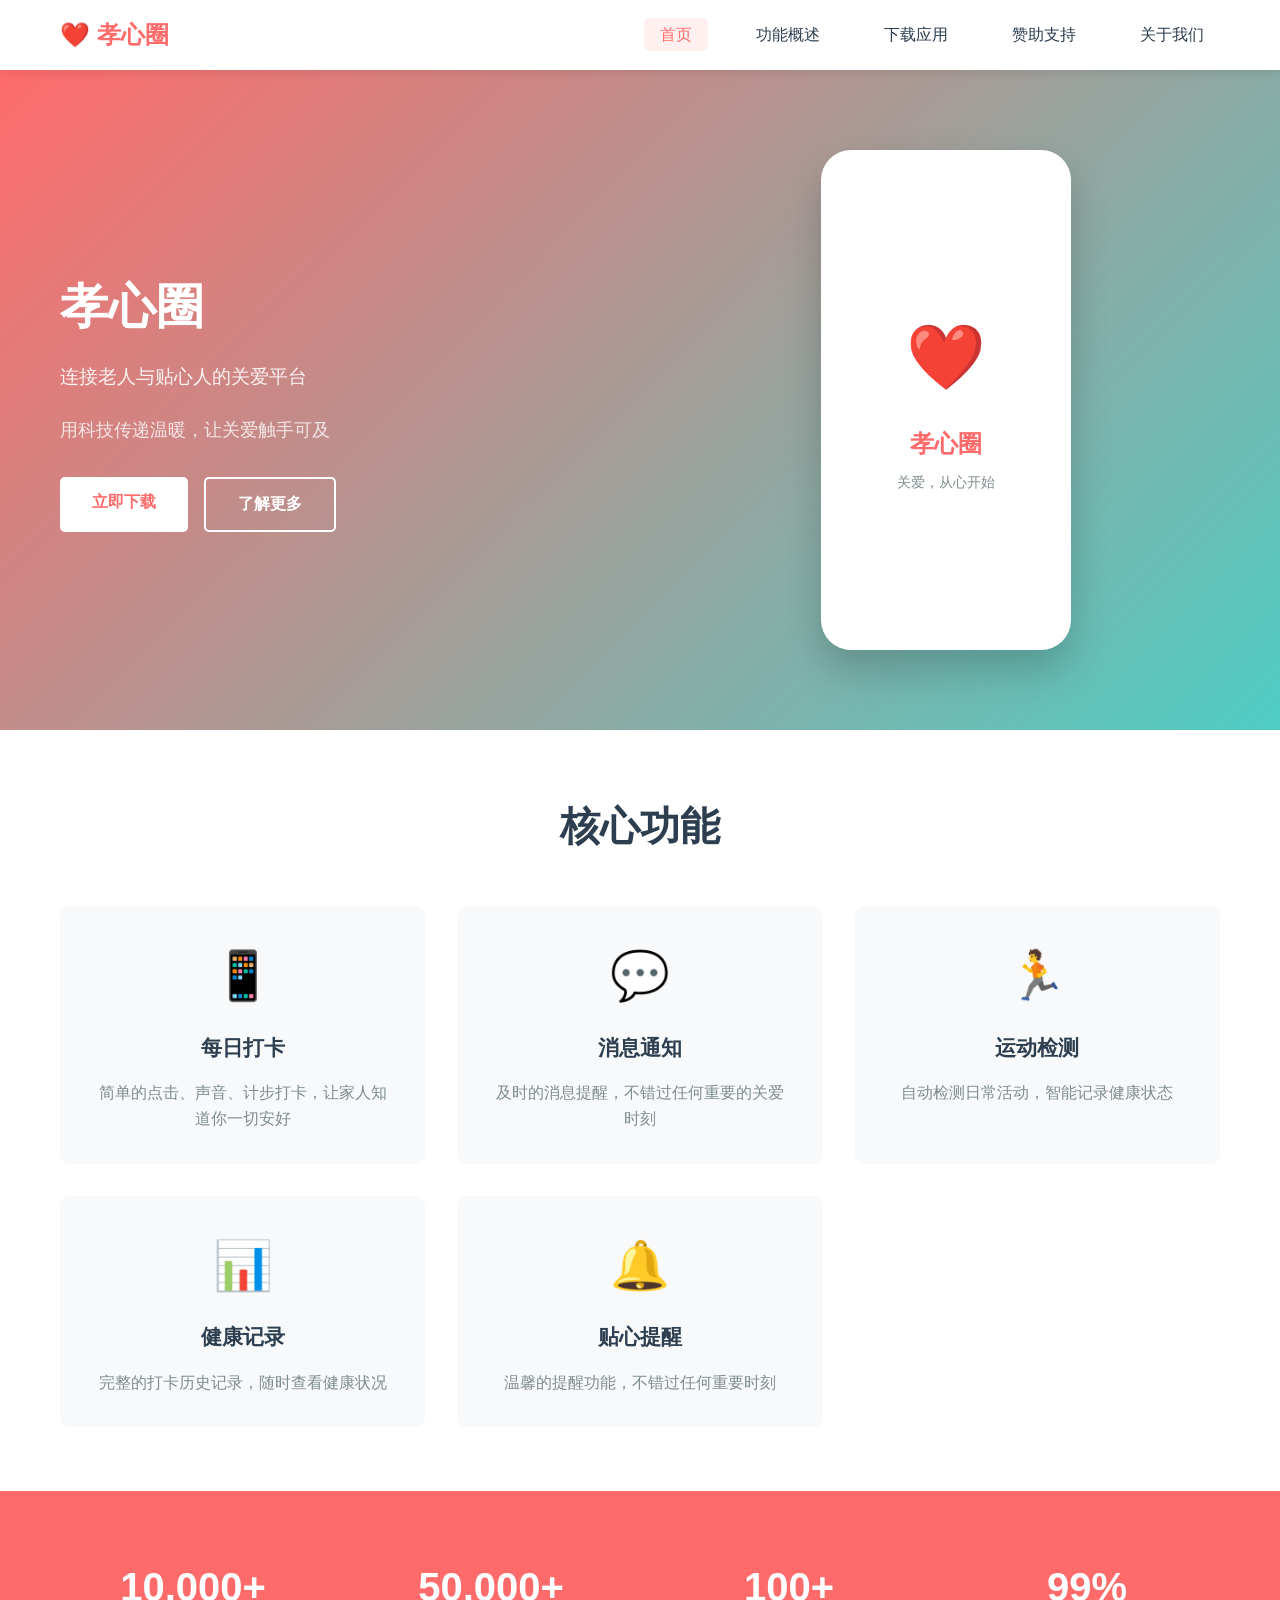
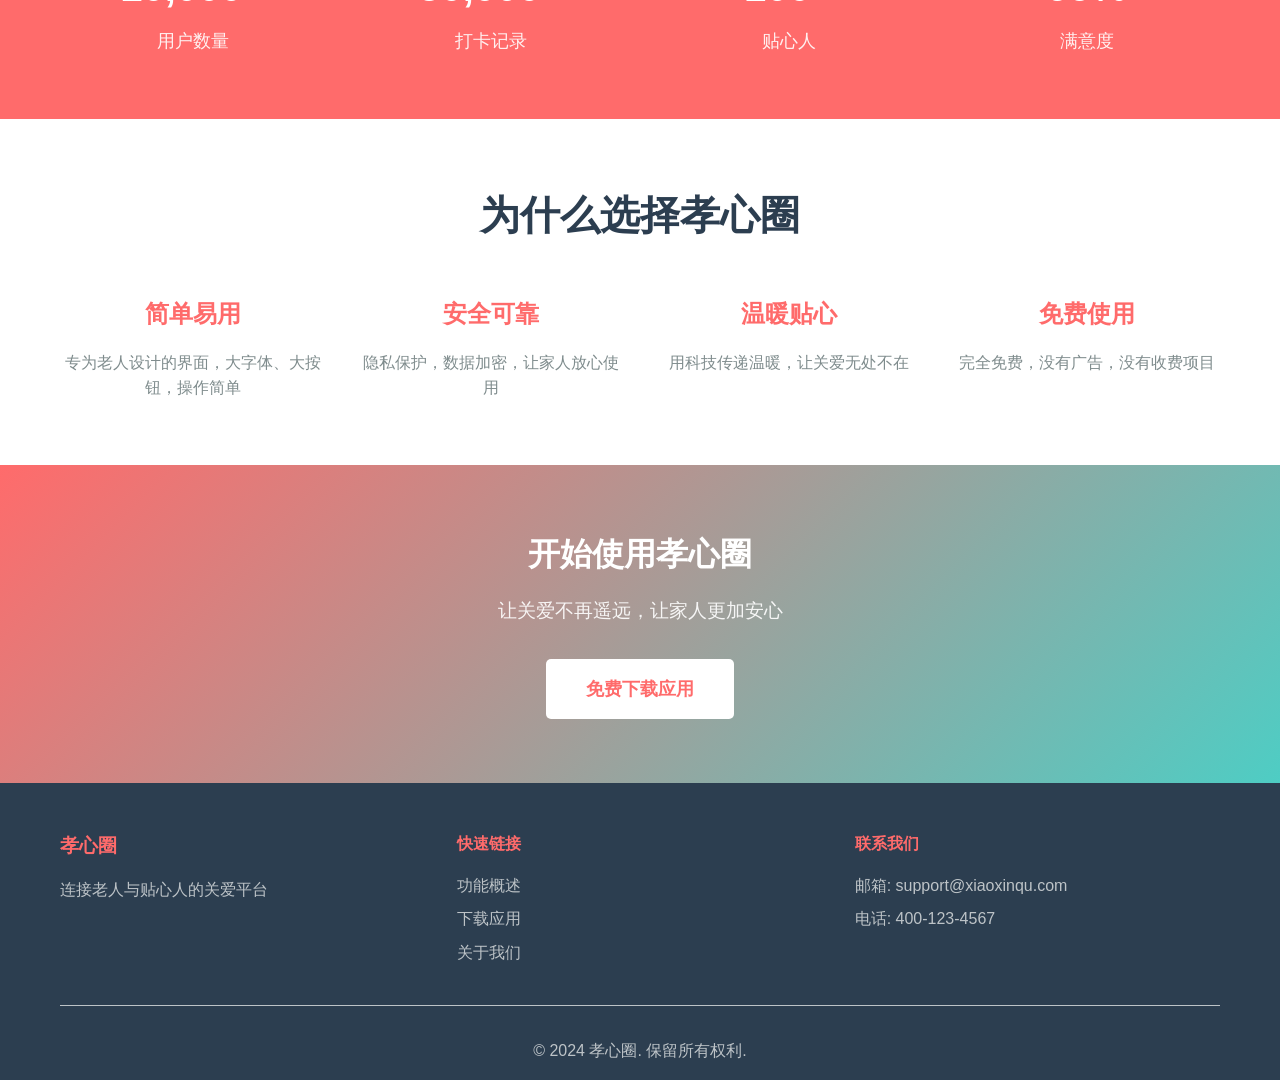
<file: index.html>
<!DOCTYPE html>
<html lang="zh-CN">
<head>
  <meta charset="UTF-8">
  <meta name="viewport" content="width=device-width, initial-scale=1.0">
  <title>孝心圈 - 连接老人与贴心人的关爱平台</title>
  <link rel="stylesheet" href="css/style.css">
</head>
<body>
  <!-- 导航栏 -->
  <nav class="navbar">
    <div class="container">
      <div class="nav-brand">
        <h1>❤️ 孝心圈</h1>
      </div>
      <ul class="nav-menu">
        <li><a href="index.html" class="active">首页</a></li>
        <li><a href="overview.html">功能概述</a></li>
        <li><a href="download.html">下载应用</a></li>
        <li><a href="sponsor.html">赞助支持</a></li>
        <li><a href="about.html">关于我们</a></li>
      </ul>
    </div>
  </nav>

  <!-- Hero 区域 -->
  <section class="hero">
    <div class="container">
      <div class="hero-content">
        <h2>孝心圈</h2>
        <p>连接老人与贴心人的关爱平台</p>
        <p class="hero-subtitle">用科技传递温暖，让关爱触手可及</p>
        <div class="hero-buttons">
          <a href="download.html" class="btn btn-primary">立即下载</a>
          <a href="overview.html" class="btn btn-secondary">了解更多</a>
        </div>
      </div>
      <div class="hero-image">
        <div class="phone-mockup">
          <div class="phone-screen">
            <div class="app-icon">❤️</div>
            <div class="app-title">孝心圈</div>
            <div class="app-slogan">关爱，从心开始</div>
          </div>
        </div>
      </div>
    </div>
  </section>

  <!-- 核心功能 -->
  <section class="features">
    <div class="container">
      <h2 class="section-title">核心功能</h2>
      <div class="feature-grid">
        <div class="feature-card">
          <div class="feature-icon">📱</div>
          <h3>每日打卡</h3>
          <p>简单的点击、声音、计步打卡，让家人知道你一切安好</p>
        </div>
        <div class="feature-card">
          <div class="feature-icon">💬</div>
          <h3>消息通知</h3>
          <p>及时的消息提醒，不错过任何重要的关爱时刻</p>
        </div>
        <div class="feature-card">
          <div class="feature-icon">🏃</div>
          <h3>运动检测</h3>
          <p>自动检测日常活动，智能记录健康状态</p>
        </div>
        <div class="feature-card">
          <div class="feature-icon">📊</div>
          <h3>健康记录</h3>
          <p>完整的打卡历史记录，随时查看健康状况</p>
        </div>
        <div class="feature-card">
          <div class="feature-icon">🔔</div>
          <h3>贴心提醒</h3>
          <p>温馨的提醒功能，不错过任何重要时刻</p>
        </div>
      </div>
    </div>
  </section>

  <!-- 数据统计 -->
  <section class="stats">
    <div class="container">
      <div class="stats-grid">
        <div class="stat-item">
          <div class="stat-number">10,000+</div>
          <div class="stat-label">用户数量</div>
        </div>
        <div class="stat-item">
          <div class="stat-number">50,000+</div>
          <div class="stat-label">打卡记录</div>
        </div>
        <div class="stat-item">
          <div class="stat-number">100+</div>
          <div class="stat-label">贴心人</div>
        </div>
        <div class="stat-item">
          <div class="stat-number">99%</div>
          <div class="stat-label">满意度</div>
        </div>
      </div>
    </div>
  </section>

  <!-- 为什么选择我们 -->
  <section class="why-us">
    <div class="container">
      <h2 class="section-title">为什么选择孝心圈</h2>
      <div class="why-grid">
        <div class="why-item">
          <h3>简单易用</h3>
          <p>专为老人设计的界面，大字体、大按钮，操作简单</p>
        </div>
        <div class="why-item">
          <h3>安全可靠</h3>
          <p>隐私保护，数据加密，让家人放心使用</p>
        </div>
        <div class="why-item">
          <h3>温暖贴心</h3>
          <p>用科技传递温暖，让关爱无处不在</p>
        </div>
        <div class="why-item">
          <h3>免费使用</h3>
          <p>完全免费，没有广告，没有收费项目</p>
        </div>
      </div>
    </div>
  </section>

  <!-- CTA 区域 -->
  <section class="cta">
    <div class="container">
      <h2>开始使用孝心圈</h2>
      <p>让关爱不再遥远，让家人更加安心</p>
      <a href="download.html" class="btn btn-primary btn-large">免费下载应用</a>
    </div>
  </section>

  <!-- 页脚 -->
  <footer class="footer">
    <div class="container">
      <div class="footer-content">
        <div class="footer-section">
          <h3>孝心圈</h3>
          <p>连接老人与贴心人的关爱平台</p>
        </div>
        <div class="footer-section">
          <h4>快速链接</h4>
          <ul>
            <li><a href="overview.html">功能概述</a></li>
            <li><a href="download.html">下载应用</a></li>
            <li><a href="about.html">关于我们</a></li>
          </ul>
        </div>
        <div class="footer-section">
          <h4>联系我们</h4>
          <ul>
            <li>邮箱: support@xiaoxinqu.com</li>
            <li>电话: 400-123-4567</li>
          </ul>
        </div>
      </div>
      <div class="footer-bottom">
        <p>&copy; 2024 孝心圈. 保留所有权利.</p>
      </div>
    </div>
  </footer>
</body>
</html>
</file>
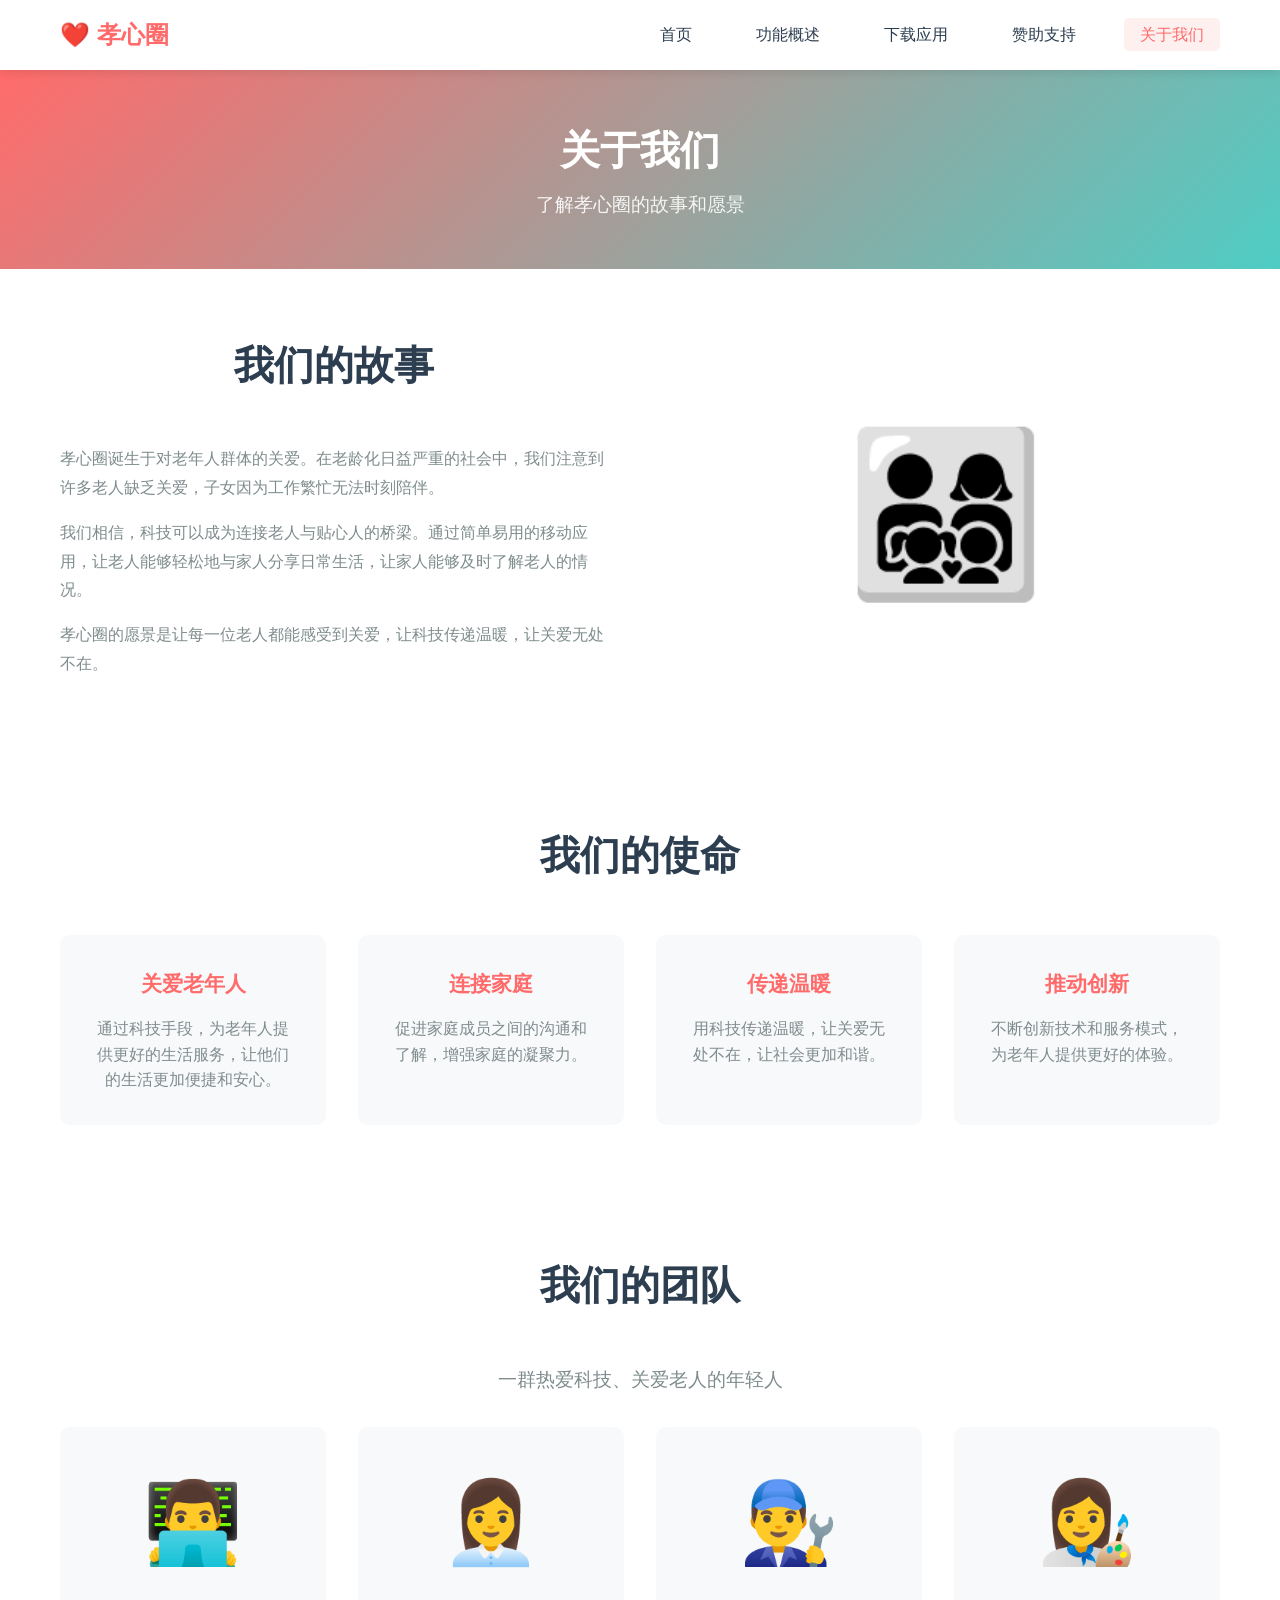
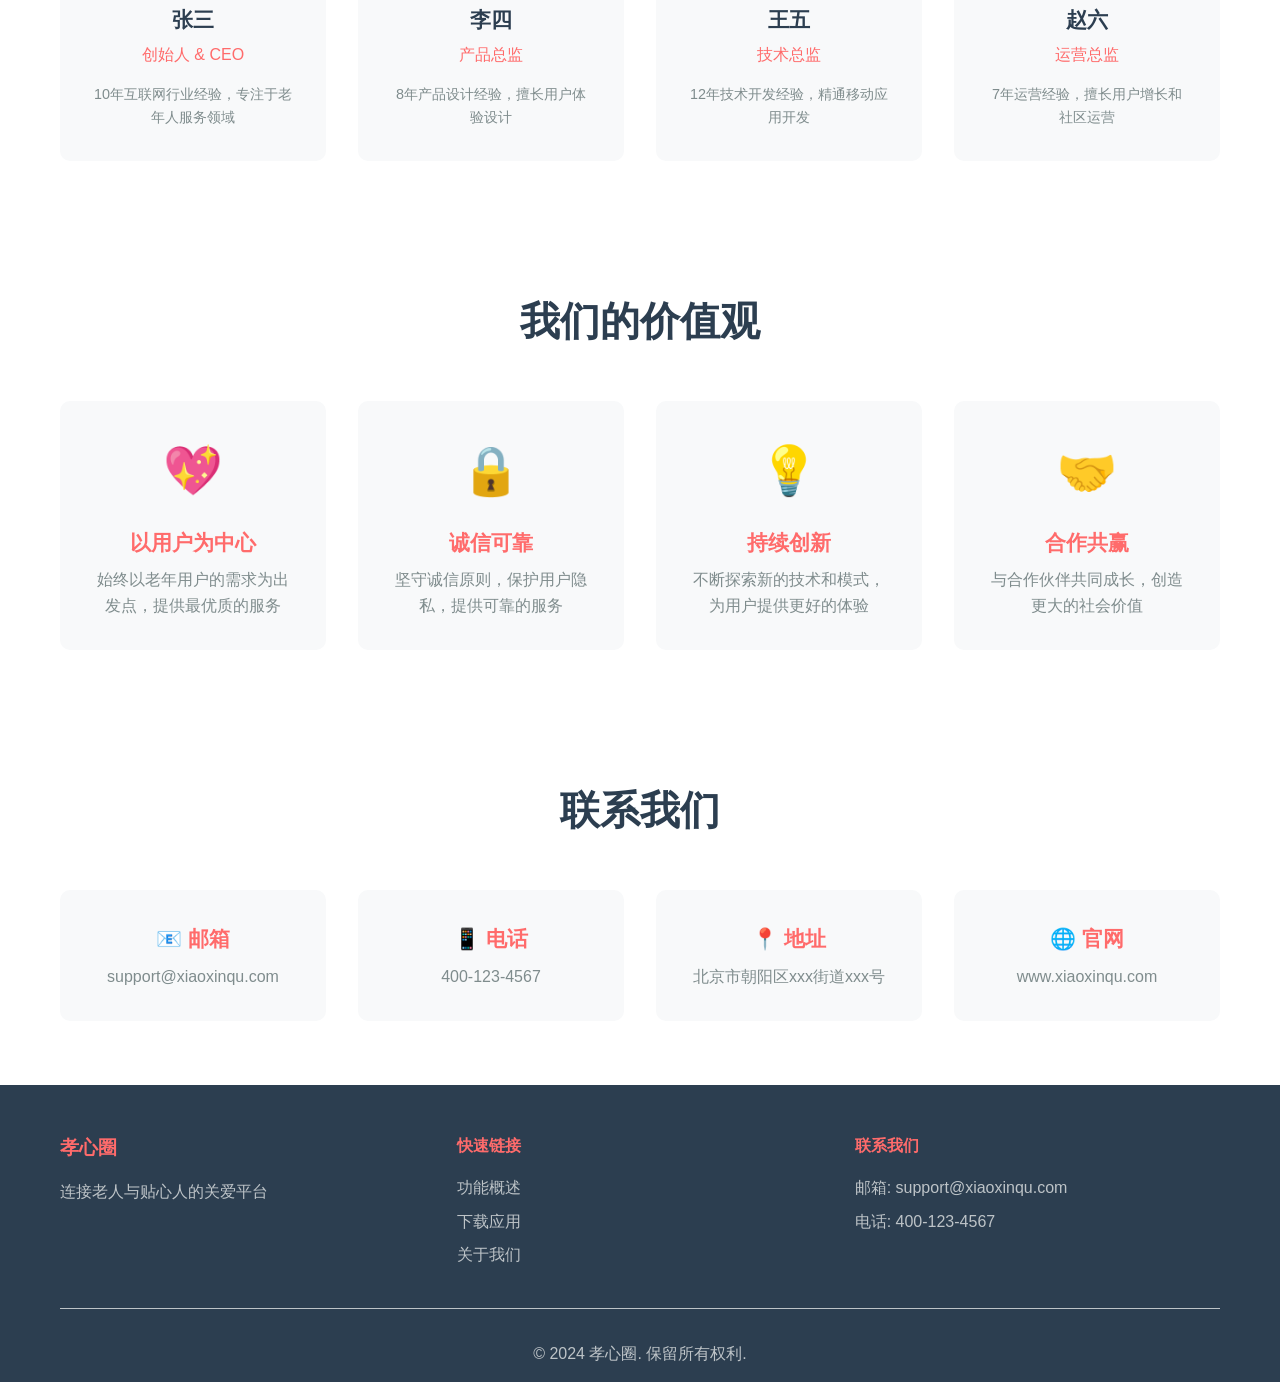
<file: about.html>
<!DOCTYPE html>
<html lang="zh-CN">
<head>
  <meta charset="UTF-8">
  <meta name="viewport" content="width=device-width, initial-scale=1.0">
  <title>关于我们 - 孝心圈</title>
  <link rel="stylesheet" href="css/style.css">
</head>
<body>
  <!-- 导航栏 -->
  <nav class="navbar">
    <div class="container">
      <div class="nav-brand">
        <h1>❤️ 孝心圈</h1>
      </div>
      <ul class="nav-menu">
        <li><a href="index.html">首页</a></li>
        <li><a href="overview.html">功能概述</a></li>
        <li><a href="download.html">下载应用</a></li>
        <li><a href="sponsor.html">赞助支持</a></li>
        <li><a href="about.html" class="active">关于我们</a></li>
      </ul>
    </div>
  </nav>

  <!-- 页面标题 -->
  <section class="page-header">
    <div class="container">
      <h1>关于我们</h1>
      <p>了解孝心圈的故事和愿景</p>
    </div>
  </section>

  <!-- 我们的故事 -->
  <section class="our-story">
    <div class="container">
      <div class="story-content">
        <div class="story-text">
          <h2 class="section-title">我们的故事</h2>
          <p>孝心圈诞生于对老年人群体的关爱。在老龄化日益严重的社会中，我们注意到许多老人缺乏关爱，子女因为工作繁忙无法时刻陪伴。</p>
          <p>我们相信，科技可以成为连接老人与贴心人的桥梁。通过简单易用的移动应用，让老人能够轻松地与家人分享日常生活，让家人能够及时了解老人的情况。</p>
          <p>孝心圈的愿景是让每一位老人都能感受到关爱，让科技传递温暖，让关爱无处不在。</p>
        </div>
        <div class="story-image">
          <div class="story-icon">👨‍👩‍👧‍👦</div>
        </div>
      </div>
    </div>
  </section>

  <!-- 我们的使命 -->
  <section class="mission">
    <div class="container">
      <h2 class="section-title">我们的使命</h2>
      <div class="mission-grid">
        <div class="mission-item">
          <h3>关爱老年人</h3>
          <p>通过科技手段，为老年人提供更好的生活服务，让他们的生活更加便捷和安心。</p>
        </div>
        <div class="mission-item">
          <h3>连接家庭</h3>
          <p>促进家庭成员之间的沟通和了解，增强家庭的凝聚力。</p>
        </div>
        <div class="mission-item">
          <h3>传递温暖</h3>
          <p>用科技传递温暖，让关爱无处不在，让社会更加和谐。</p>
        </div>
        <div class="mission-item">
          <h3>推动创新</h3>
          <p>不断创新技术和服务模式，为老年人提供更好的体验。</p>
        </div>
      </div>
    </div>
  </section>

  <!-- 我们的团队 -->
  <section class="team">
    <div class="container">
      <h2 class="section-title">我们的团队</h2>
      <p class="section-subtitle">一群热爱科技、关爱老人的年轻人</p>
      <div class="team-grid">
        <div class="team-member">
          <div class="member-avatar">👨‍💻</div>
          <h3>张三</h3>
          <p class="member-role">创始人 & CEO</p>
          <p class="member-bio">10年互联网行业经验，专注于老年人服务领域</p>
        </div>
        <div class="team-member">
          <div class="member-avatar">👩‍💼</div>
          <h3>李四</h3>
          <p class="member-role">产品总监</p>
          <p class="member-bio">8年产品设计经验，擅长用户体验设计</p>
        </div>
        <div class="team-member">
          <div class="member-avatar">👨‍🔧</div>
          <h3>王五</h3>
          <p class="member-role">技术总监</p>
          <p class="member-bio">12年技术开发经验，精通移动应用开发</p>
        </div>
        <div class="team-member">
          <div class="member-avatar">👩‍🎨</div>
          <h3>赵六</h3>
          <p class="member-role">运营总监</p>
          <p class="member-bio">7年运营经验，擅长用户增长和社区运营</p>
        </div>
      </div>
    </div>
  </section>

  <!-- 我们的价值观 -->
  <section class="values">
    <div class="container">
      <h2 class="section-title">我们的价值观</h2>
      <div class="values-grid">
        <div class="value-item">
          <div class="value-icon">💖</div>
          <h3>以用户为中心</h3>
          <p>始终以老年用户的需求为出发点，提供最优质的服务</p>
        </div>
        <div class="value-item">
          <div class="value-icon">🔒</div>
          <h3>诚信可靠</h3>
          <p>坚守诚信原则，保护用户隐私，提供可靠的服务</p>
        </div>
        <div class="value-item">
          <div class="value-icon">💡</div>
          <h3>持续创新</h3>
          <p>不断探索新的技术和模式，为用户提供更好的体验</p>
        </div>
        <div class="value-item">
          <div class="value-icon">🤝</div>
          <h3>合作共赢</h3>
          <p>与合作伙伴共同成长，创造更大的社会价值</p>
        </div>
      </div>
    </div>
  </section>

  <!-- 联系我们 -->
  <section class="contact-section">
    <div class="container">
      <h2 class="section-title">联系我们</h2>
      <div class="contact-grid">
        <div class="contact-item">
          <h3>📧 邮箱</h3>
          <p>support@xiaoxinqu.com</p>
        </div>
        <div class="contact-item">
          <h3>📱 电话</h3>
          <p>400-123-4567</p>
        </div>
        <div class="contact-item">
          <h3>📍 地址</h3>
          <p>北京市朝阳区xxx街道xxx号</p>
        </div>
        <div class="contact-item">
          <h3>🌐 官网</h3>
          <p>www.xiaoxinqu.com</p>
        </div>
      </div>
    </div>
  </section>

  <!-- 页脚 -->
  <footer class="footer">
    <div class="container">
      <div class="footer-content">
        <div class="footer-section">
          <h3>孝心圈</h3>
          <p>连接老人与贴心人的关爱平台</p>
        </div>
        <div class="footer-section">
          <h4>快速链接</h4>
          <ul>
            <li><a href="overview.html">功能概述</a></li>
            <li><a href="download.html">下载应用</a></li>
            <li><a href="about.html">关于我们</a></li>
          </ul>
        </div>
        <div class="footer-section">
          <h4>联系我们</h4>
          <ul>
            <li>邮箱: support@xiaoxinqu.com</li>
            <li>电话: 400-123-4567</li>
          </ul>
        </div>
      </div>
      <div class="footer-bottom">
        <p>&copy; 2024 孝心圈. 保留所有权利.</p>
      </div>
    </div>
  </footer>
</body>
</html>
</file>
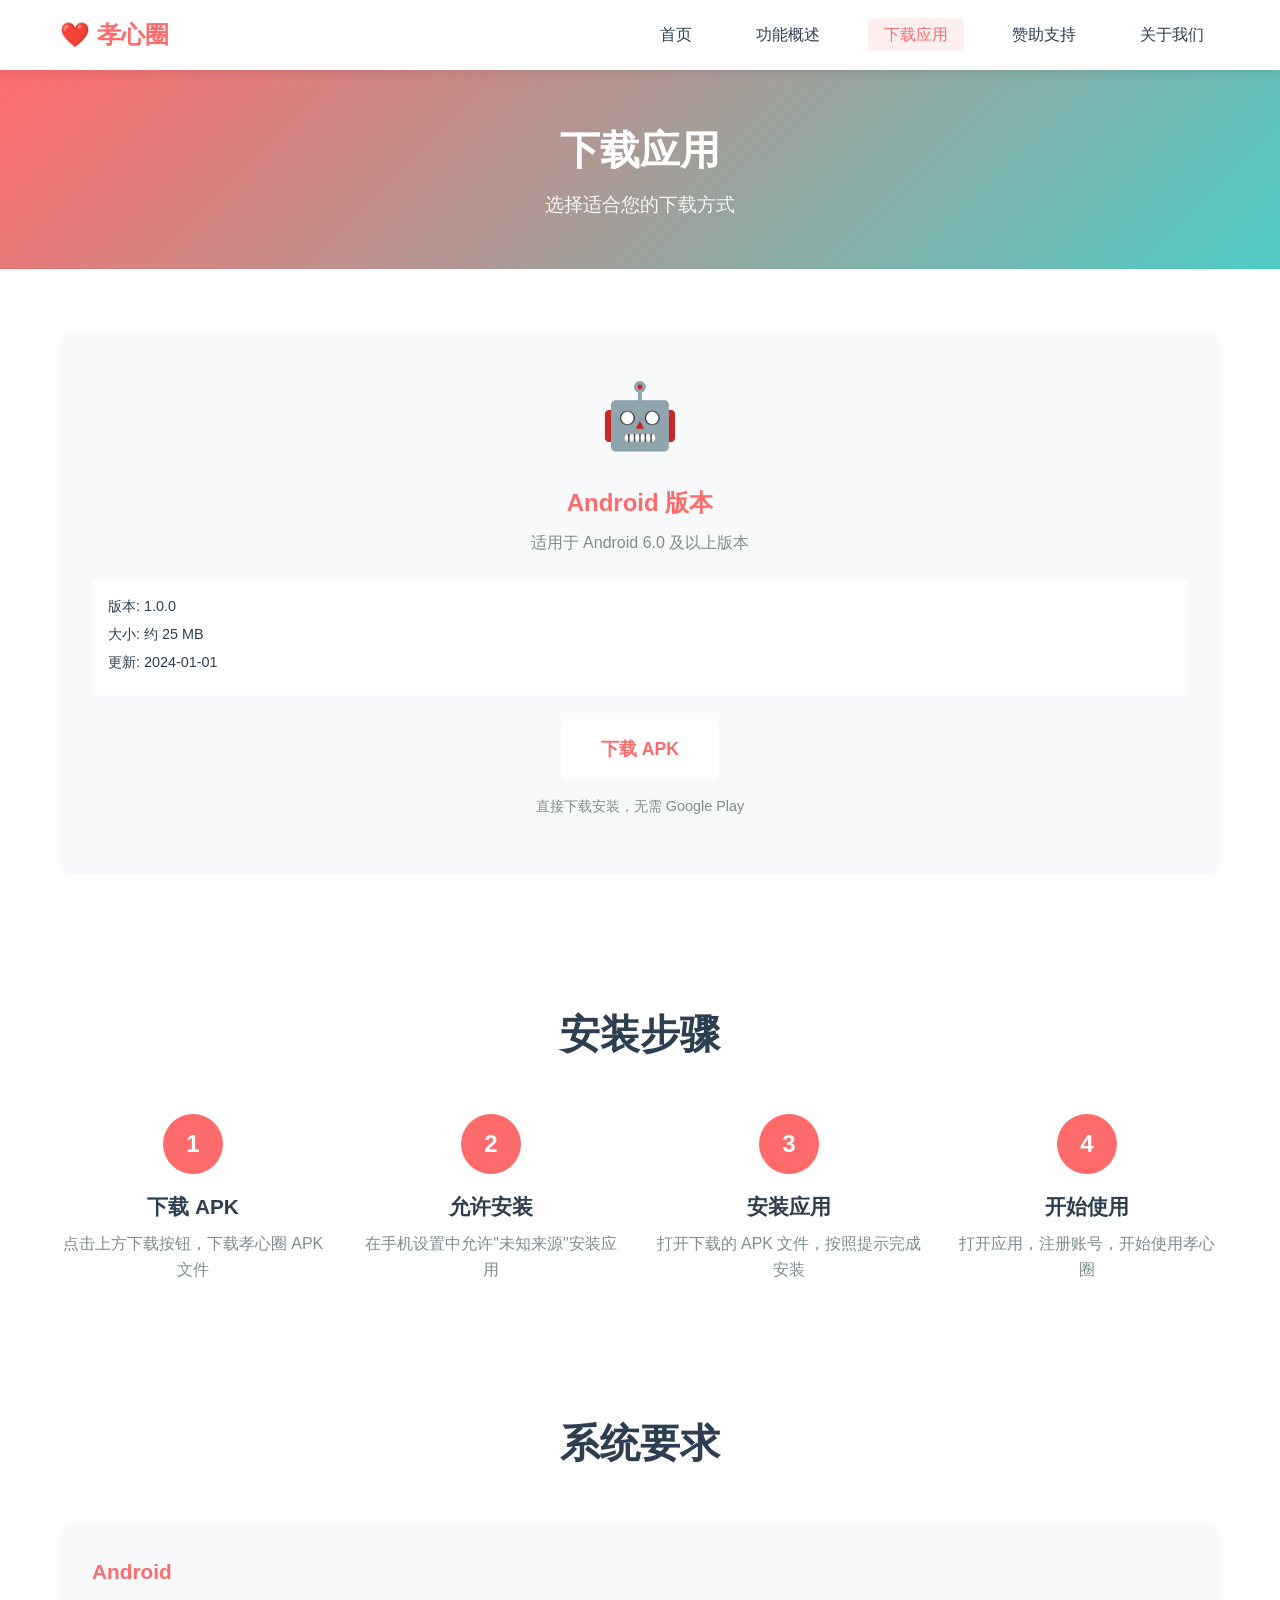
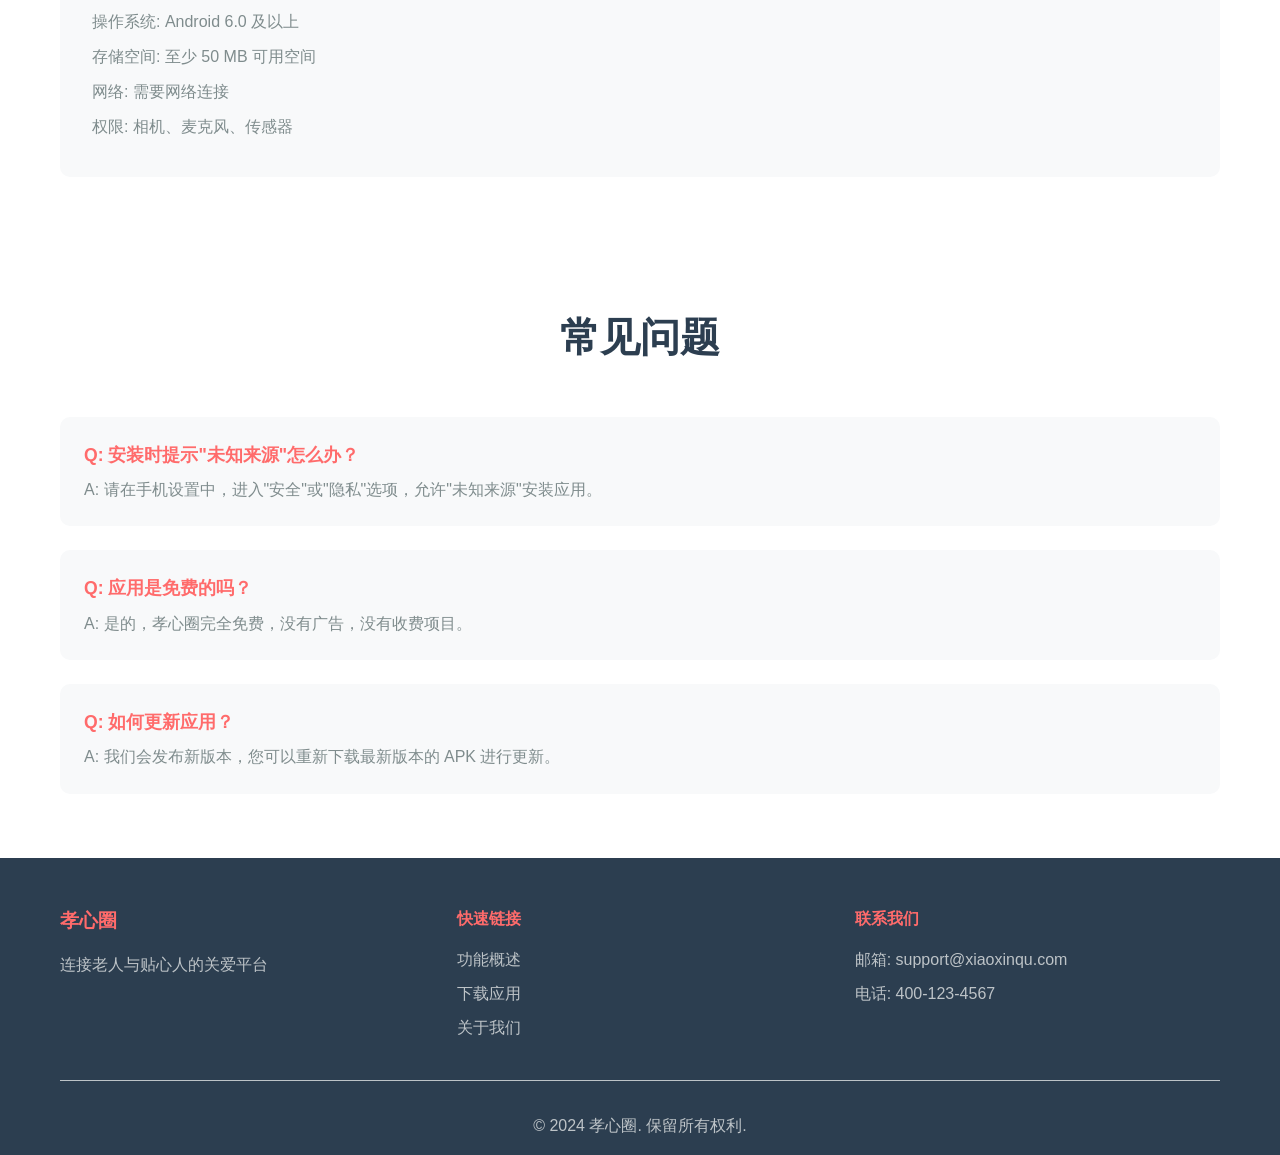
<file: download.html>
<!DOCTYPE html>
<html lang="zh-CN">
<head>
  <meta charset="UTF-8">
  <meta name="viewport" content="width=device-width, initial-scale=1.0">
  <title>下载应用 - 孝心圈</title>
  <link rel="stylesheet" href="css/style.css">
</head>
<body>
  <!-- 导航栏 -->
  <nav class="navbar">
    <div class="container">
      <div class="nav-brand">
        <h1>❤️ 孝心圈</h1>
      </div>
      <ul class="nav-menu">
        <li><a href="index.html">首页</a></li>
        <li><a href="overview.html">功能概述</a></li>
        <li><a href="download.html" class="active">下载应用</a></li>
        <li><a href="sponsor.html">赞助支持</a></li>
        <li><a href="about.html">关于我们</a></li>
      </ul>
    </div>
  </nav>

  <!-- 页面标题 -->
  <section class="page-header">
    <div class="container">
      <h1>下载应用</h1>
      <p>选择适合您的下载方式</p>
    </div>
  </section>

  <!-- 下载选项 -->
  <section class="download-section">
    <div class="container">
      <div class="download-grid">
        <!-- Android 下载 -->
        <div class="download-card">
          <div class="download-icon">🤖</div>
          <h2>Android 版本</h2>
          <p>适用于 Android 6.0 及以上版本</p>
          <div class="download-info">
            <p>版本: 1.0.0</p>
            <p>大小: 约 25 MB</p>
            <p>更新: 2024-01-01</p>
          </div>
          <a href="https://example.com/xiaoxinqu.apk" class="btn btn-primary btn-large">
            下载 APK
          </a>
          <p class="download-note">直接下载安装，无需 Google Play</p>
        </div>
      </div>
    </div>
  </section>

  <!-- 下载步骤 -->
  <section class="download-steps">
    <div class="container">
      <h2 class="section-title">安装步骤</h2>
      <div class="steps-grid">
        <div class="step-item">
          <div class="step-number">1</div>
          <h3>下载 APK</h3>
          <p>点击上方下载按钮，下载孝心圈 APK 文件</p>
        </div>
        <div class="step-item">
          <div class="step-number">2</div>
          <h3>允许安装</h3>
          <p>在手机设置中允许"未知来源"安装应用</p>
        </div>
        <div class="step-item">
          <div class="step-number">3</div>
          <h3>安装应用</h3>
          <p>打开下载的 APK 文件，按照提示完成安装</p>
        </div>
        <div class="step-item">
          <div class="step-number">4</div>
          <h3>开始使用</h3>
          <p>打开应用，注册账号，开始使用孝心圈</p>
        </div>
      </div>
    </div>
  </section>

  <!-- 系统要求 -->
  <section class="requirements">
    <div class="container">
      <h2 class="section-title">系统要求</h2>
      <div class="requirements-grid">
        <div class="requirement-item">
          <h3>Android</h3>
          <ul>
            <li>操作系统: Android 6.0 及以上</li>
            <li>存储空间: 至少 50 MB 可用空间</li>
            <li>网络: 需要网络连接</li>
            <li>权限: 相机、麦克风、传感器</li>
          </ul>
        </div>
      </div>
    </div>
  </section>

  <!-- 常见问题 -->
  <section class="faq">
    <div class="container">
      <h2 class="section-title">常见问题</h2>
      <div class="faq-list">
        <div class="faq-item">
          <h3>Q: 安装时提示"未知来源"怎么办？</h3>
          <p>A: 请在手机设置中，进入"安全"或"隐私"选项，允许"未知来源"安装应用。</p>
        </div>
        <div class="faq-item">
          <h3>Q: 应用是免费的吗？</h3>
          <p>A: 是的，孝心圈完全免费，没有广告，没有收费项目。</p>
        </div>
        <div class="faq-item">
          <h3>Q: 如何更新应用？</h3>
          <p>A: 我们会发布新版本，您可以重新下载最新版本的 APK 进行更新。</p>
        </div>
      </div>
    </div>
  </section>

  <!-- 页脚 -->
  <footer class="footer">
    <div class="container">
      <div class="footer-content">
        <div class="footer-section">
          <h3>孝心圈</h3>
          <p>连接老人与贴心人的关爱平台</p>
        </div>
        <div class="footer-section">
          <h4>快速链接</h4>
          <ul>
            <li><a href="overview.html">功能概述</a></li>
            <li><a href="download.html">下载应用</a></li>
            <li><a href="about.html">关于我们</a></li>
          </ul>
        </div>
        <div class="footer-section">
          <h4>联系我们</h4>
          <ul>
            <li>邮箱: support@xiaoxinqu.com</li>
            <li>电话: 400-123-4567</li>
          </ul>
        </div>
      </div>
      <div class="footer-bottom">
        <p>&copy; 2024 孝心圈. 保留所有权利.</p>
      </div>
    </div>
  </footer>
</body>
</html>
</file>
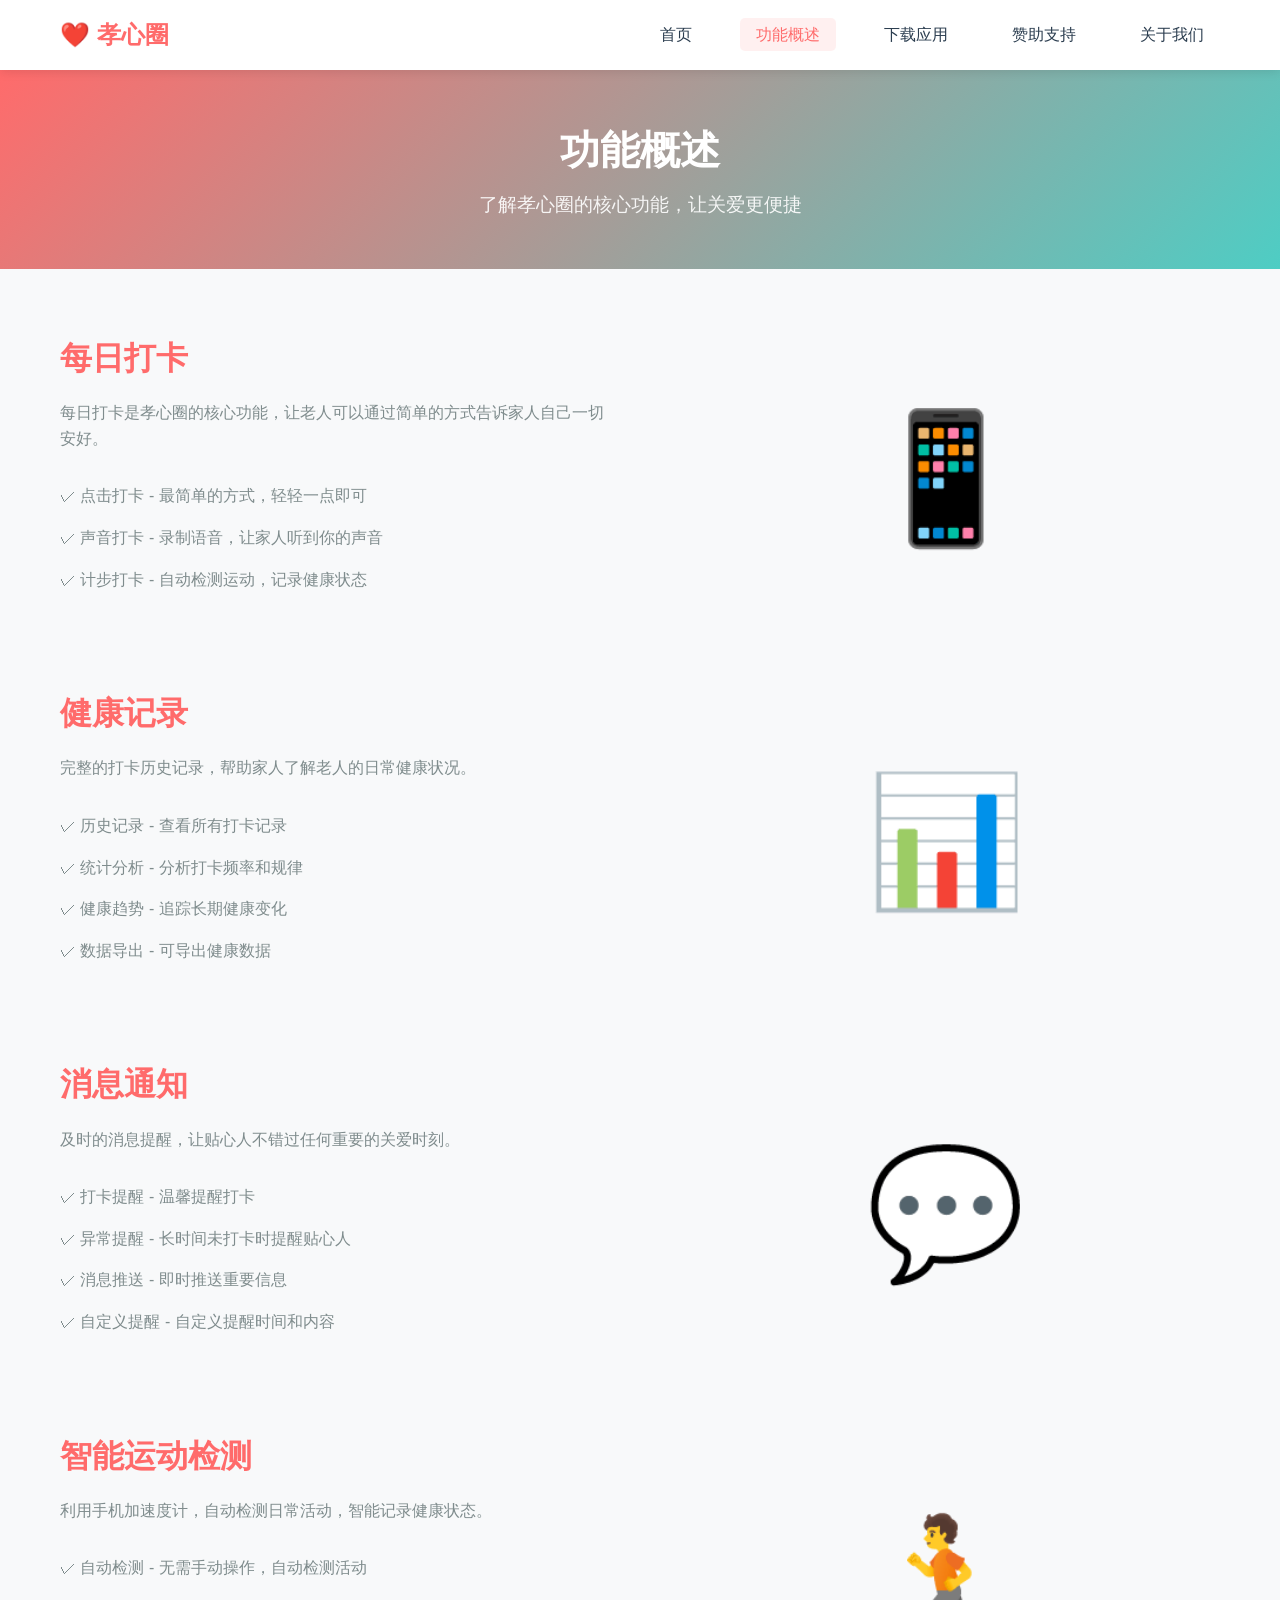
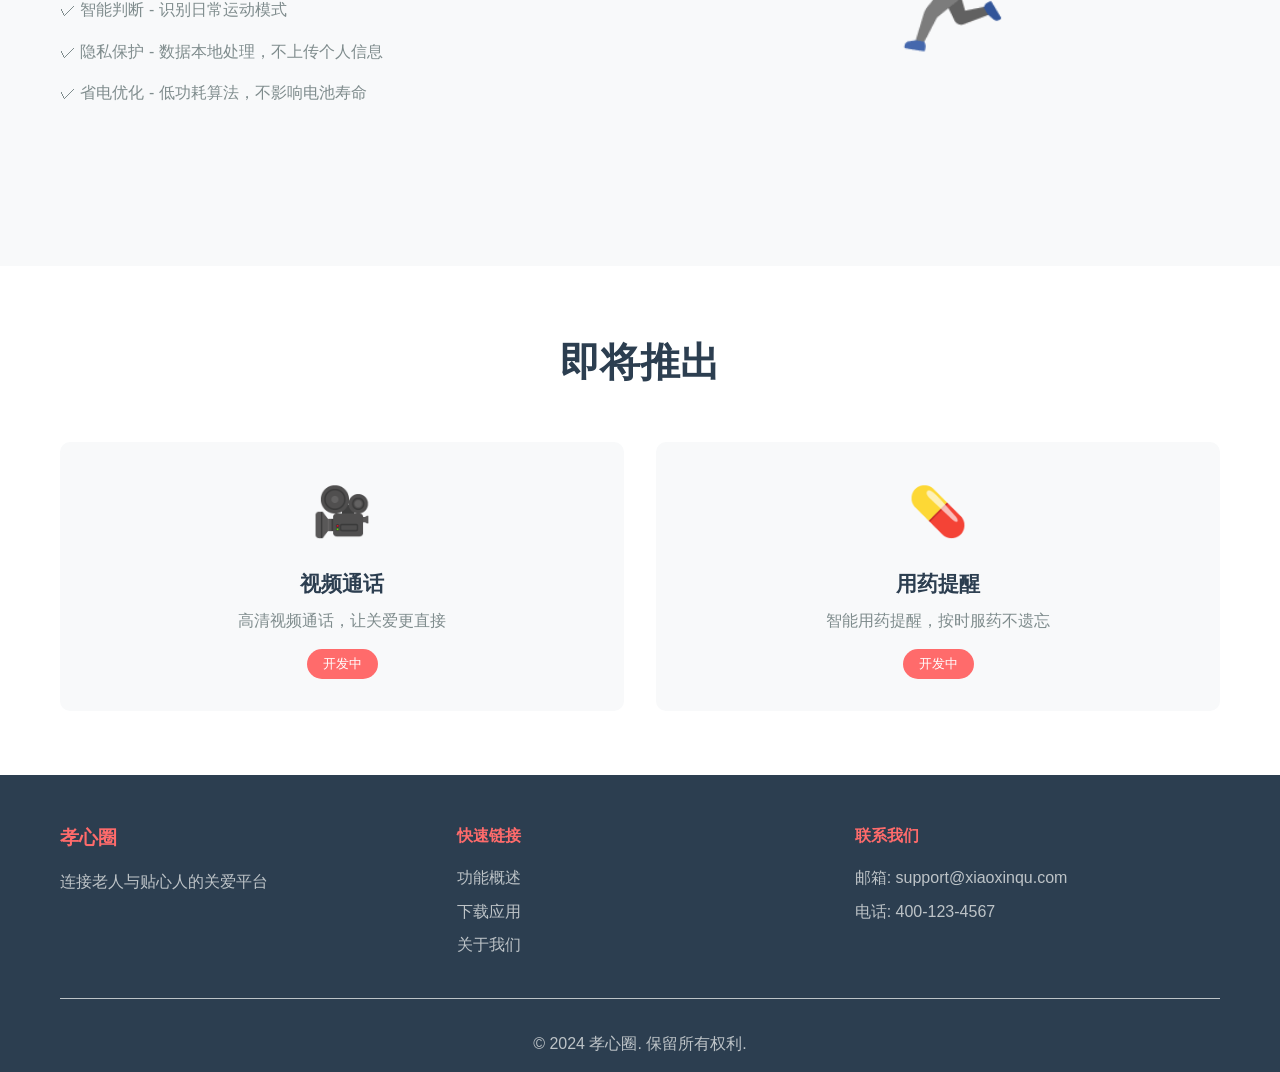
<file: overview.html>
<!DOCTYPE html>
<html lang="zh-CN">
<head>
  <meta charset="UTF-8">
  <meta name="viewport" content="width=device-width, initial-scale=1.0">
  <title>功能概述 - 孝心圈</title>
  <link rel="stylesheet" href="css/style.css">
</head>
<body>
  <!-- 导航栏 -->
  <nav class="navbar">
    <div class="container">
      <div class="nav-brand">
        <h1>❤️ 孝心圈</h1>
      </div>
      <ul class="nav-menu">
        <li><a href="index.html">首页</a></li>
        <li><a href="overview.html" class="active">功能概述</a></li>
        <li><a href="download.html">下载应用</a></li>
        <li><a href="sponsor.html">赞助支持</a></li>
        <li><a href="about.html">关于我们</a></li>
      </ul>
    </div>
  </nav>

  <!-- 页面标题 -->
  <section class="page-header">
    <div class="container">
      <h1>功能概述</h1>
      <p>了解孝心圈的核心功能，让关爱更便捷</p>
    </div>
  </section>

  <!-- 功能详情 -->
  <section class="feature-details">
    <div class="container">
      <!-- 每日打卡 -->
      <div class="feature-detail">
        <div class="feature-detail-content">
          <h2>每日打卡</h2>
          <p>每日打卡是孝心圈的核心功能，让老人可以通过简单的方式告诉家人自己一切安好。</p>
          <ul class="feature-list">
            <li>✓ 点击打卡 - 最简单的方式，轻轻一点即可</li>
            <li>✓ 声音打卡 - 录制语音，让家人听到你的声音</li>
            <li>✓ 计步打卡 - 自动检测运动，记录健康状态</li>
          </ul>
        </div>
        <div class="feature-detail-image">
          <div class="feature-icon-large">📱</div>
        </div>
      </div>

      <!-- 健康记录 -->
      <div class="feature-detail reverse">
        <div class="feature-detail-image">
          <div class="feature-icon-large">📊</div>
        </div>
        <div class="feature-detail-content">
          <h2>健康记录</h2>
          <p>完整的打卡历史记录，帮助家人了解老人的日常健康状况。</p>
          <ul class="feature-list">
            <li>✓ 历史记录 - 查看所有打卡记录</li>
            <li>✓ 统计分析 - 分析打卡频率和规律</li>
            <li>✓ 健康趋势 - 追踪长期健康变化</li>
            <li>✓ 数据导出 - 可导出健康数据</li>
          </ul>
        </div>
      </div>

      <!-- 消息通知 -->
      <div class="feature-detail">
        <div class="feature-detail-content">
          <h2>消息通知</h2>
          <p>及时的消息提醒，让贴心人不错过任何重要的关爱时刻。</p>
          <ul class="feature-list">
            <li>✓ 打卡提醒 - 温馨提醒打卡</li>
            <li>✓ 异常提醒 - 长时间未打卡时提醒贴心人</li>
            <li>✓ 消息推送 - 即时推送重要信息</li>
            <li>✓ 自定义提醒 - 自定义提醒时间和内容</li>
          </ul>
        </div>
        <div class="feature-detail-image">
          <div class="feature-icon-large">💬</div>
        </div>
      </div>

      <!-- 运动检测 -->
      <div class="feature-detail reverse">
        <div class="feature-detail-image">
          <div class="feature-icon-large">🏃</div>
        </div>
        <div class="feature-detail-content">
          <h2>智能运动检测</h2>
          <p>利用手机加速度计，自动检测日常活动，智能记录健康状态。</p>
          <ul class="feature-list">
            <li>✓ 自动检测 - 无需手动操作，自动检测活动</li>
            <li>✓ 智能判断 - 识别日常运动模式</li>
            <li>✓ 隐私保护 - 数据本地处理，不上传个人信息</li>
            <li>✓ 省电优化 - 低功耗算法，不影响电池寿命</li>
          </ul>
        </div>
      </div>
    </div>
  </section>

  <!-- 即将推出 -->
  <section class="coming-soon">
    <div class="container">
      <h2 class="section-title">即将推出</h2>
      <div class="coming-grid">
        <div class="coming-item">
          <div class="coming-icon">🎥</div>
          <h3>视频通话</h3>
          <p>高清视频通话，让关爱更直接</p>
          <span class="coming-badge">开发中</span>
        </div>
        <div class="coming-item">
          <div class="coming-icon">💊</div>
          <h3>用药提醒</h3>
          <p>智能用药提醒，按时服药不遗忘</p>
          <span class="coming-badge">开发中</span>
        </div>
      </div>
    </div>
  </section>

  <!-- 页脚 -->
  <footer class="footer">
    <div class="container">
      <div class="footer-content">
        <div class="footer-section">
          <h3>孝心圈</h3>
          <p>连接老人与贴心人的关爱平台</p>
        </div>
        <div class="footer-section">
          <h4>快速链接</h4>
          <ul>
            <li><a href="overview.html">功能概述</a></li>
            <li><a href="download.html">下载应用</a></li>
            <li><a href="about.html">关于我们</a></li>
          </ul>
        </div>
        <div class="footer-section">
          <h4>联系我们</h4>
          <ul>
            <li>邮箱: support@xiaoxinqu.com</li>
            <li>电话: 400-123-4567</li>
          </ul>
        </div>
      </div>
      <div class="footer-bottom">
        <p>&copy; 2024 孝心圈. 保留所有权利.</p>
      </div>
    </div>
  </footer>
</body>
</html>
</file>
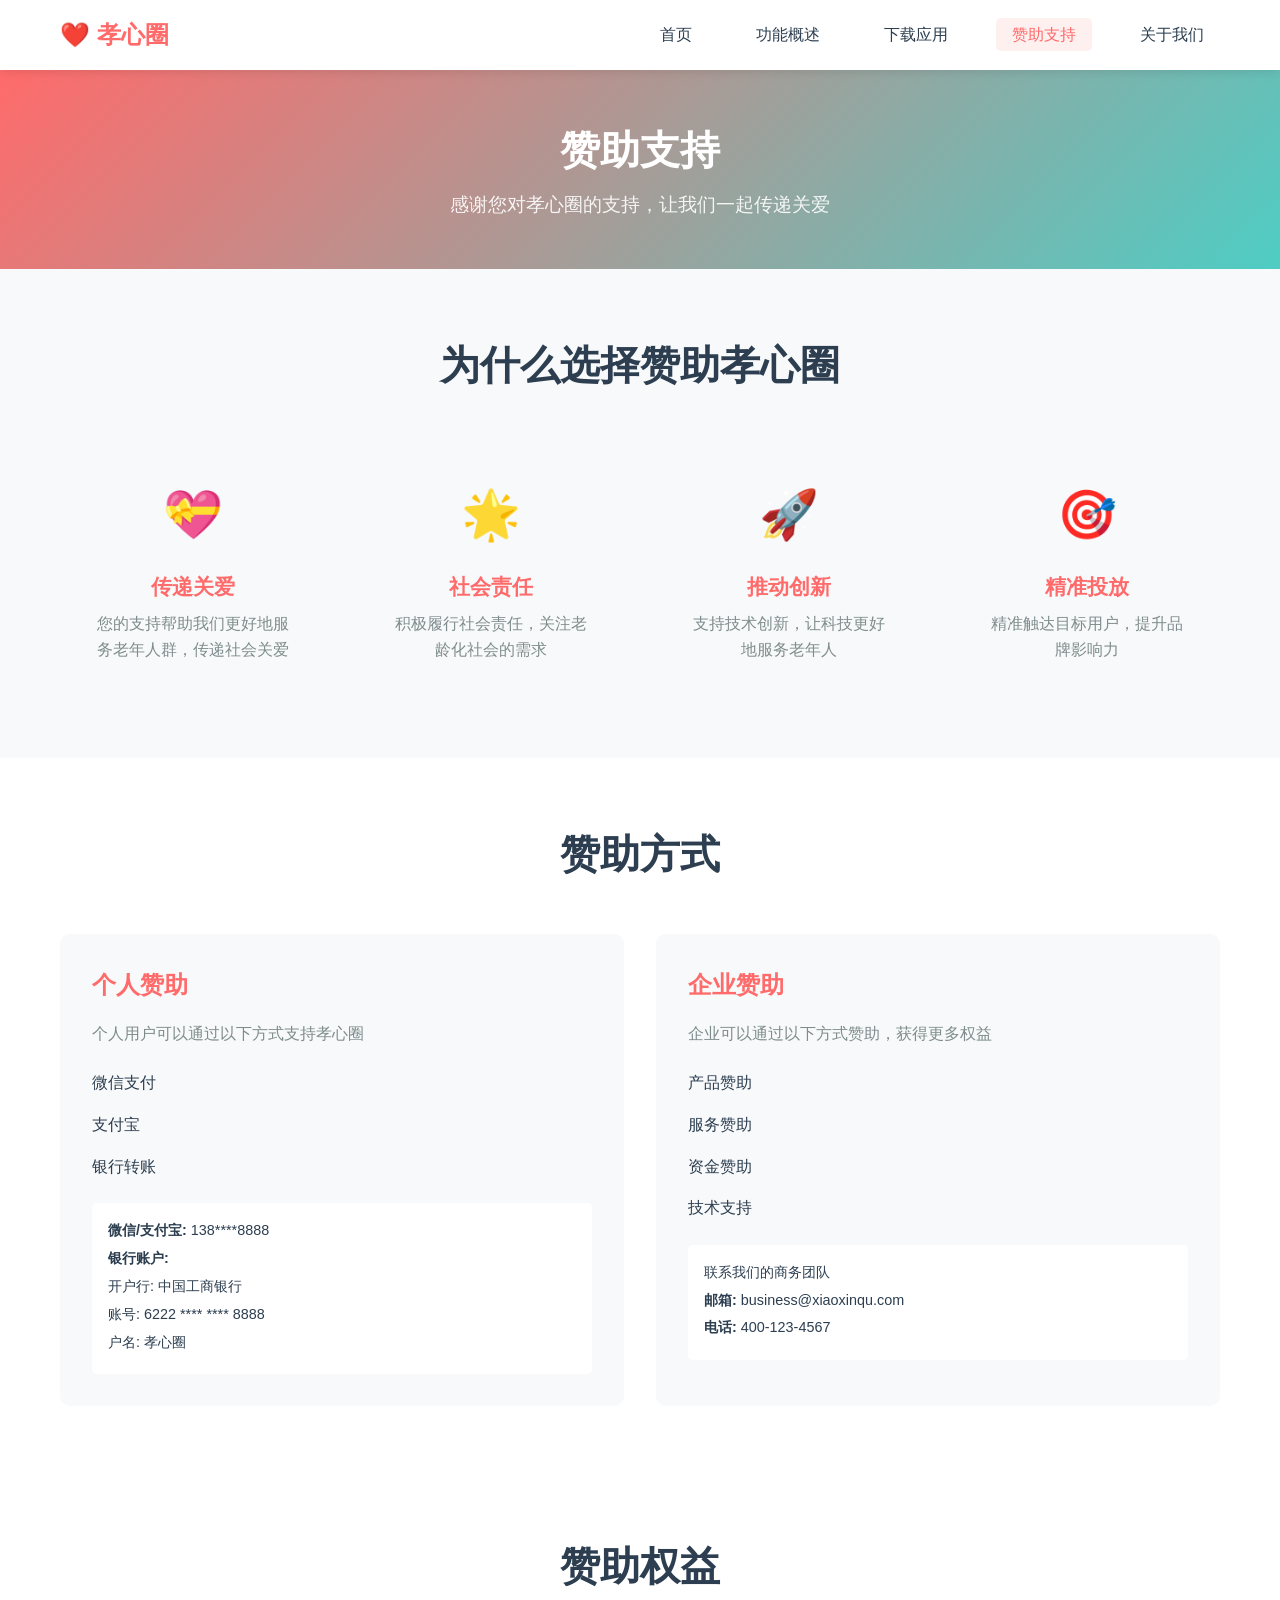
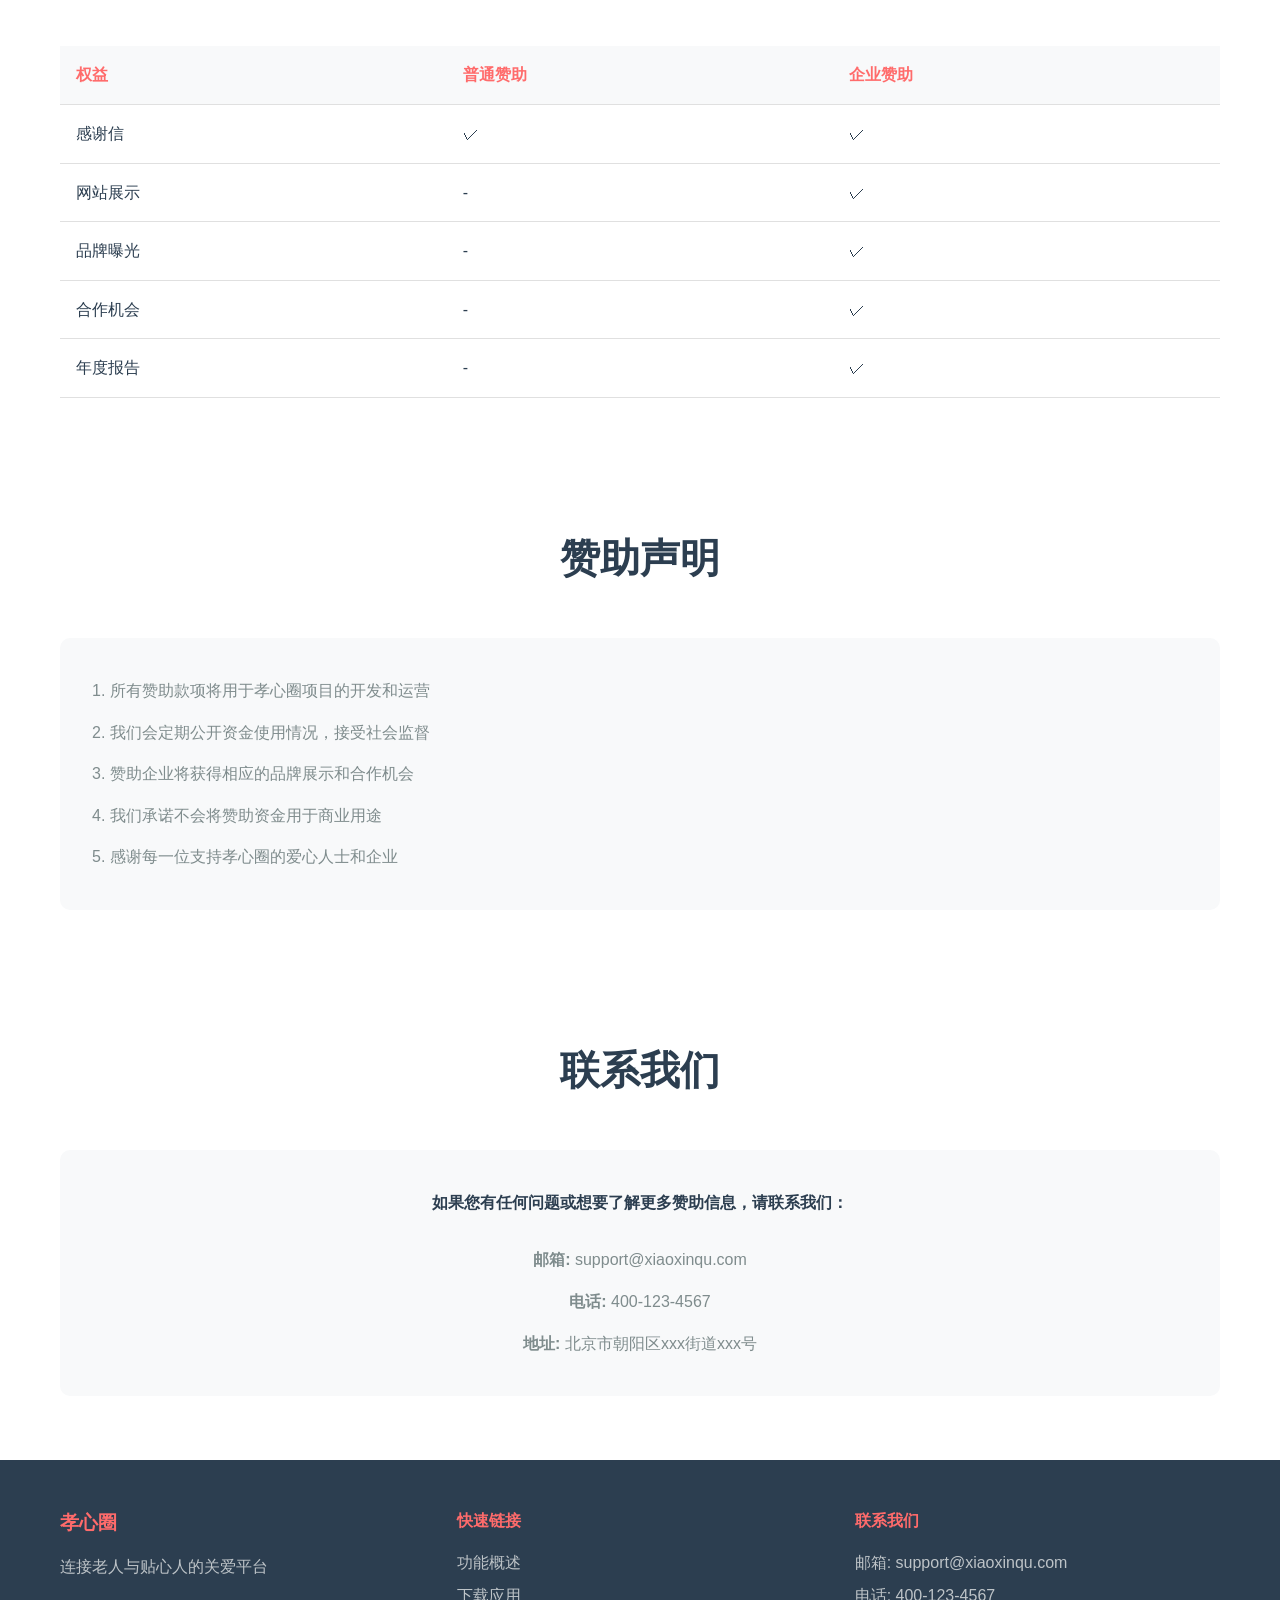
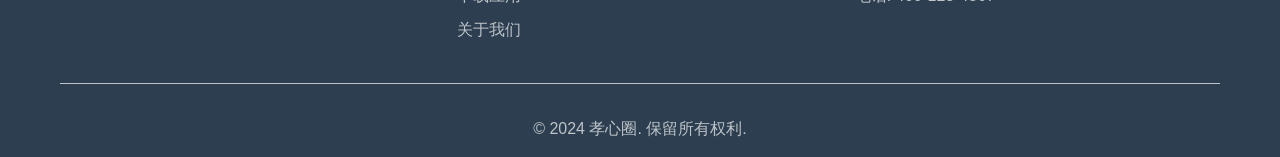
<file: sponsor.html>
<!DOCTYPE html>
<html lang="zh-CN">
<head>
  <meta charset="UTF-8">
  <meta name="viewport" content="width=device-width, initial-scale=1.0">
  <title>赞助支持 - 孝心圈</title>
  <link rel="stylesheet" href="css/style.css">
</head>
<body>
  <!-- 导航栏 -->
  <nav class="navbar">
    <div class="container">
      <div class="nav-brand">
        <h1>❤️ 孝心圈</h1>
      </div>
      <ul class="nav-menu">
        <li><a href="index.html">首页</a></li>
        <li><a href="overview.html">功能概述</a></li>
        <li><a href="download.html">下载应用</a></li>
        <li><a href="sponsor.html" class="active">赞助支持</a></li>
        <li><a href="about.html">关于我们</a></li>
      </ul>
    </div>
  </nav>

  <!-- 页面标题 -->
  <section class="page-header">
    <div class="container">
      <h1>赞助支持</h1>
      <p>感谢您对孝心圈的支持，让我们一起传递关爱</p>
    </div>
  </section>

  <!-- 为什么赞助 -->
  <section class="why-sponsor">
    <div class="container">
      <h2 class="section-title">为什么选择赞助孝心圈</h2>
      <div class="sponsor-grid">
        <div class="sponsor-item">
          <div class="sponsor-icon">💝</div>
          <h3>传递关爱</h3>
          <p>您的支持帮助我们更好地服务老年人群，传递社会关爱</p>
        </div>
        <div class="sponsor-item">
          <div class="sponsor-icon">🌟</div>
          <h3>社会责任</h3>
          <p>积极履行社会责任，关注老龄化社会的需求</p>
        </div>
        <div class="sponsor-item">
          <div class="sponsor-icon">🚀</div>
          <h3>推动创新</h3>
          <p>支持技术创新，让科技更好地服务老年人</p>
        </div>
        <div class="sponsor-item">
          <div class="sponsor-icon">🎯</div>
          <h3>精准投放</h3>
          <p>精准触达目标用户，提升品牌影响力</p>
        </div>
      </div>
    </div>
  </section>

  <!-- 赞助方式 -->
  <section class="sponsor-methods">
    <div class="container">
      <h2 class="section-title">赞助方式</h2>
      <div class="methods-grid">
        <div class="method-card">
          <h3>个人赞助</h3>
          <p>个人用户可以通过以下方式支持孝心圈</p>
          <ul class="method-list">
            <li>微信支付</li>
            <li>支付宝</li>
            <li>银行转账</li>
          </ul>
          <div class="method-details">
            <p><strong>微信/支付宝:</strong> 138****8888</p>
            <p><strong>银行账户:</strong></p>
            <p>开户行: 中国工商银行</p>
            <p>账号: 6222 **** **** 8888</p>
            <p>户名: 孝心圈</p>
          </div>
        </div>

        <div class="method-card">
          <h3>企业赞助</h3>
          <p>企业可以通过以下方式赞助，获得更多权益</p>
          <ul class="method-list">
            <li>产品赞助</li>
            <li>服务赞助</li>
            <li>资金赞助</li>
            <li>技术支持</li>
          </ul>
          <div class="method-details">
            <p>联系我们的商务团队</p>
            <p><strong>邮箱:</strong> business@xiaoxinqu.com</p>
            <p><strong>电话:</strong> 400-123-4567</p>
          </div>
        </div>
      </div>
    </div>
  </section>

  <!-- 赞助权益 -->
  <section class="sponsor-benefits">
    <div class="container">
      <h2 class="section-title">赞助权益</h2>
      <div class="benefits-table">
        <table>
          <thead>
            <tr>
              <th>权益</th>
              <th>普通赞助</th>
              <th>企业赞助</th>
            </tr>
          </thead>
          <tbody>
            <tr>
              <td>感谢信</td>
              <td>✓</td>
              <td>✓</td>
            </tr>
            <tr>
              <td>网站展示</td>
              <td>-</td>
              <td>✓</td>
            </tr>
            <tr>
              <td>品牌曝光</td>
              <td>-</td>
              <td>✓</td>
            </tr>
            <tr>
              <td>合作机会</td>
              <td>-</td>
              <td>✓</td>
            </tr>
            <tr>
              <td>年度报告</td>
              <td>-</td>
              <td>✓</td>
            </tr>
          </tbody>
        </table>
      </div>
    </div>
  </section>

  <!-- 赞助声明 -->
  <section class="sponsor-statement">
    <div class="container">
      <h2 class="section-title">赞助声明</h2>
      <div class="statement-content">
        <p>1. 所有赞助款项将用于孝心圈项目的开发和运营</p>
        <p>2. 我们会定期公开资金使用情况，接受社会监督</p>
        <p>3. 赞助企业将获得相应的品牌展示和合作机会</p>
        <p>4. 我们承诺不会将赞助资金用于商业用途</p>
        <p>5. 感谢每一位支持孝心圈的爱心人士和企业</p>
      </div>
    </div>
  </section>

  <!-- 联系我们 -->
  <section class="contact">
    <div class="container">
      <h2 class="section-title">联系我们</h2>
      <div class="contact-info">
        <p>如果您有任何问题或想要了解更多赞助信息，请联系我们：</p>
        <p><strong>邮箱:</strong> support@xiaoxinqu.com</p>
        <p><strong>电话:</strong> 400-123-4567</p>
        <p><strong>地址:</strong> 北京市朝阳区xxx街道xxx号</p>
      </div>
    </div>
  </section>

  <!-- 页脚 -->
  <footer class="footer">
    <div class="container">
      <div class="footer-content">
        <div class="footer-section">
          <h3>孝心圈</h3>
          <p>连接老人与贴心人的关爱平台</p>
        </div>
        <div class="footer-section">
          <h4>快速链接</h4>
          <ul>
            <li><a href="overview.html">功能概述</a></li>
            <li><a href="download.html">下载应用</a></li>
            <li><a href="about.html">关于我们</a></li>
          </ul>
        </div>
        <div class="footer-section">
          <h4>联系我们</h4>
          <ul>
            <li>邮箱: support@xiaoxinqu.com</li>
            <li>电话: 400-123-4567</li>
          </ul>
        </div>
      </div>
      <div class="footer-bottom">
        <p>&copy; 2024 孝心圈. 保留所有权利.</p>
      </div>
    </div>
  </footer>
</body>
</html>
</file>
<file: css/style.css>
/* 全局样式 */
* {
  margin: 0;
  padding: 0;
  box-sizing: border-box;
}

:root {
  --primary-color: #FF6B6B;
  --secondary-color: #4ECDC4;
  --text-primary: #2C3E50;
  --text-secondary: #7F8C8D;
  --text-light: #BDC3C7;
  --background-light: #F8F9FA;
  --background-white: #FFFFFF;
  --border-color: #E0E0E0;
  --shadow: 0 2px 10px rgba(0, 0, 0, 0.1);
}

body {
  font-family: -apple-system, BlinkMacSystemFont, 'Segoe UI', 'Roboto', 'Helvetica Neue', Arial, sans-serif;
  line-height: 1.6;
  color: var(--text-primary);
  background-color: var(--background-light);
}

a {
  text-decoration: none;
  color: inherit;
  transition: all 0.3s ease;
}

ul {
  list-style: none;
}

.container {
  max-width: 1200px;
  margin: 0 auto;
  padding: 0 20px;
}

/* 导航栏 */
.navbar {
  background-color: var(--background-white);
  box-shadow: var(--shadow);
  position: sticky;
  top: 0;
  z-index: 1000;
}

.navbar .container {
  display: flex;
  justify-content: space-between;
  align-items: center;
  padding: 1rem 20px;
}

.nav-brand h1 {
  font-size: 1.5rem;
  color: var(--primary-color);
}

.nav-menu {
  display: flex;
  gap: 2rem;
}

.nav-menu a {
  color: var(--text-primary);
  font-weight: 500;
  padding: 0.5rem 1rem;
  border-radius: 5px;
}

.nav-menu a:hover,
.nav-menu a.active {
  color: var(--primary-color);
  background-color: rgba(255, 107, 107, 0.1);
}

/* Hero 区域 */
.hero {
  background: linear-gradient(135deg, var(--primary-color) 0%, var(--secondary-color) 100%);
  color: white;
  padding: 5rem 0;
}

.hero .container {
  display: flex;
  justify-content: space-between;
  align-items: center;
  gap: 4rem;
}

.hero-content {
  flex: 1;
}

.hero h2 {
  font-size: 3rem;
  margin-bottom: 1rem;
}

.hero p {
  font-size: 1.2rem;
  margin-bottom: 1.5rem;
  opacity: 0.9;
}

.hero-subtitle {
  font-size: 1.1rem !important;
  opacity: 0.8 !important;
}

.hero-buttons {
  display: flex;
  gap: 1rem;
  margin-top: 2rem;
}

.hero-image {
  flex: 1;
  display: flex;
  justify-content: center;
}

.phone-mockup {
  width: 250px;
  height: 500px;
  background-color: white;
  border-radius: 30px;
  box-shadow: 0 20px 40px rgba(0, 0, 0, 0.2);
  display: flex;
  justify-content: center;
  align-items: center;
  position: relative;
}

.phone-screen {
  text-align: center;
  color: var(--primary-color);
}

.app-icon {
  font-size: 4rem;
  margin-bottom: 1rem;
}

.app-title {
  font-size: 1.5rem;
  font-weight: bold;
  margin-bottom: 0.5rem;
}

.app-slogan {
  font-size: 0.9rem;
  color: var(--text-secondary);
}

/* 按钮 */
.btn {
  display: inline-block;
  padding: 0.8rem 2rem;
  border-radius: 5px;
  font-weight: 600;
  text-align: center;
  cursor: pointer;
  border: none;
  transition: all 0.3s ease;
}

.btn-primary {
  background-color: white;
  color: var(--primary-color);
}

.btn-primary:hover {
  background-color: var(--background-light);
  transform: translateY(-2px);
  box-shadow: var(--shadow);
}

.btn-secondary {
  background-color: transparent;
  color: white;
  border: 2px solid white;
}

.btn-secondary:hover {
  background-color: white;
  color: var(--primary-color);
}

.btn-large {
  padding: 1rem 2.5rem;
  font-size: 1.1rem;
}

.btn-disabled {
  background-color: var(--text-light);
  color: white;
  cursor: not-allowed;
}

/* Section 通用 */
section {
  padding: 4rem 0;
}

.section-title {
  text-align: center;
  font-size: 2.5rem;
  margin-bottom: 3rem;
  color: var(--text-primary);
}

.section-subtitle {
  text-align: center;
  font-size: 1.2rem;
  color: var(--text-secondary);
  margin-bottom: 2rem;
}

/* 功能网格 */
.features {
  background-color: var(--background-white);
}

.feature-grid {
  display: grid;
  grid-template-columns: repeat(auto-fit, minmax(300px, 1fr));
  gap: 2rem;
}

.feature-card {
  background-color: var(--background-light);
  padding: 2rem;
  border-radius: 10px;
  text-align: center;
  transition: all 0.3s ease;
}

.feature-card:hover {
  transform: translateY(-5px);
  box-shadow: var(--shadow);
}

.feature-icon {
  font-size: 3rem;
  margin-bottom: 1rem;
}

.feature-card h3 {
  font-size: 1.3rem;
  margin-bottom: 1rem;
  color: var(--text-primary);
}

.feature-card p {
  color: var(--text-secondary);
}

/* 统计数据 */
.stats {
  background-color: var(--primary-color);
  color: white;
  text-align: center;
}

.stats-grid {
  display: grid;
  grid-template-columns: repeat(auto-fit, minmax(200px, 1fr));
  gap: 2rem;
}

.stat-number {
  font-size: 2.5rem;
  font-weight: bold;
  margin-bottom: 0.5rem;
}

.stat-label {
  font-size: 1.1rem;
  opacity: 0.9;
}

/* 为什么选择我们 */
.why-us {
  background-color: var(--background-white);
}

.why-grid {
  display: grid;
  grid-template-columns: repeat(auto-fit, minmax(250px, 1fr));
  gap: 2rem;
}

.why-item {
  text-align: center;
}

.why-item h3 {
  font-size: 1.5rem;
  margin-bottom: 1rem;
  color: var(--primary-color);
}

.why-item p {
  color: var(--text-secondary);
}

/* CTA 区域 */
.cta {
  background: linear-gradient(135deg, var(--primary-color) 0%, var(--secondary-color) 100%);
  color: white;
  text-align: center;
}

.cta h2 {
  font-size: 2rem;
  margin-bottom: 1rem;
}

.cta p {
  font-size: 1.2rem;
  margin-bottom: 2rem;
  opacity: 0.9;
}

/* 页面标题 */
.page-header {
  background: linear-gradient(135deg, var(--primary-color) 0%, var(--secondary-color) 100%);
  color: white;
  text-align: center;
  padding: 3rem 0;
}

.page-header h1 {
  font-size: 2.5rem;
  margin-bottom: 0.5rem;
}

.page-header p {
  font-size: 1.2rem;
  opacity: 0.9;
}

/* 功能详情 */
.feature-detail {
  display: flex;
  gap: 4rem;
  align-items: center;
  margin-bottom: 4rem;
}

.feature-detail.reverse {
  flex-direction: row-reverse;
}

.feature-detail-content {
  flex: 1;
}

.feature-detail-content h2 {
  font-size: 2rem;
  margin-bottom: 1rem;
  color: var(--primary-color);
}

.feature-detail-content p {
  color: var(--text-secondary);
  margin-bottom: 1.5rem;
}

.feature-list {
  margin-bottom: 1.5rem;
}

.feature-list li {
  padding: 0.5rem 0;
  color: var(--text-secondary);
}

.feature-detail-image {
  flex: 1;
  display: flex;
  justify-content: center;
}

.feature-icon-large {
  font-size: 8rem;
}

/* 即将推出 */
.coming-soon {
  background-color: var(--background-white);
}

.coming-grid {
  display: grid;
  grid-template-columns: repeat(auto-fit, minmax(250px, 1fr));
  gap: 2rem;
}

.coming-item {
  background-color: var(--background-light);
  padding: 2rem;
  border-radius: 10px;
  text-align: center;
  position: relative;
}

.coming-icon {
  font-size: 3rem;
  margin-bottom: 1rem;
}

.coming-item h3 {
  font-size: 1.3rem;
  margin-bottom: 0.5rem;
}

.coming-item p {
  color: var(--text-secondary);
  margin-bottom: 1rem;
}

.coming-badge {
  display: inline-block;
  padding: 0.3rem 1rem;
  background-color: var(--primary-color);
  color: white;
  border-radius: 20px;
  font-size: 0.8rem;
}

/* 下载区域 */
.download-section {
  background-color: var(--background-white);
}

.download-grid {
  display: grid;
  grid-template-columns: repeat(auto-fit, minmax(300px, 1fr));
  gap: 2rem;
}

.download-card {
  background-color: var(--background-light);
  padding: 2rem;
  border-radius: 10px;
  text-align: center;
  transition: all 0.3s ease;
}

.download-card:hover {
  transform: translateY(-5px);
  box-shadow: var(--shadow);
}

.download-card.coming {
  opacity: 0.7;
}

.download-icon {
  font-size: 4rem;
  margin-bottom: 1rem;
}

.download-card h2 {
  font-size: 1.5rem;
  margin-bottom: 0.5rem;
  color: var(--primary-color);
}

.download-card p {
  color: var(--text-secondary);
  margin-bottom: 1.5rem;
}

.download-info {
  background-color: white;
  padding: 1rem;
  border-radius: 5px;
  margin-bottom: 1.5rem;
  text-align: left;
}

.download-info p {
  color: var(--text-primary);
  margin-bottom: 0.3rem;
  font-size: 0.9rem;
}

.download-note {
  color: var(--text-secondary);
  font-size: 0.9rem;
  margin-top: 1rem;
}

/* 下载步骤 */
.download-steps {
  background-color: var(--background-white);
}

.steps-grid {
  display: grid;
  grid-template-columns: repeat(auto-fit, minmax(250px, 1fr));
  gap: 2rem;
}

.step-item {
  text-align: center;
}

.step-number {
  width: 60px;
  height: 60px;
  background-color: var(--primary-color);
  color: white;
  border-radius: 50%;
  display: flex;
  justify-content: center;
  align-items: center;
  font-size: 1.5rem;
  font-weight: bold;
  margin: 0 auto 1rem;
}

.step-item h3 {
  font-size: 1.3rem;
  margin-bottom: 0.5rem;
  color: var(--text-primary);
}

.step-item p {
  color: var(--text-secondary);
}

/* 系统要求 */
.requirements {
  background-color: var(--background-white);
}

.requirements-grid {
  display: grid;
  grid-template-columns: repeat(auto-fit, minmax(300px, 1fr));
  gap: 2rem;
}

.requirement-item {
  background-color: var(--background-light);
  padding: 2rem;
  border-radius: 10px;
}

.requirement-item h3 {
  font-size: 1.3rem;
  margin-bottom: 1rem;
  color: var(--primary-color);
}

.requirement-item ul {
  margin-top: 1rem;
}

.requirement-item li {
  padding: 0.3rem 0;
  color: var(--text-secondary);
}

/* 常见问题 */
.faq {
  background-color: var(--background-white);
}

.faq-list {
  display: grid;
  gap: 1.5rem;
}

.faq-item {
  background-color: var(--background-light);
  padding: 1.5rem;
  border-radius: 10px;
}

.faq-item h3 {
  font-size: 1.1rem;
  margin-bottom: 0.5rem;
  color: var(--primary-color);
}

.faq-item p {
  color: var(--text-secondary);
}

/* 赞助 */
.sponsor-grid {
  display: grid;
  grid-template-columns: repeat(auto-fit, minmax(250px, 1fr));
  gap: 2rem;
}

.sponsor-item {
  background-color: var(--background-light);
  padding: 2rem;
  border-radius: 10px;
  text-align: center;
}

.sponsor-icon {
  font-size: 3rem;
  margin-bottom: 1rem;
}

.sponsor-item h3 {
  font-size: 1.3rem;
  margin-bottom: 0.5rem;
  color: var(--primary-color);
}

.sponsor-item p {
  color: var(--text-secondary);
}

/* 赞助方式 */
.sponsor-methods {
  background-color: var(--background-white);
}

.methods-grid {
  display: grid;
  grid-template-columns: repeat(auto-fit, minmax(350px, 1fr));
  gap: 2rem;
}

.method-card {
  background-color: var(--background-light);
  padding: 2rem;
  border-radius: 10px;
}

.method-card h3 {
  font-size: 1.5rem;
  margin-bottom: 1rem;
  color: var(--primary-color);
}

.method-card p {
  color: var(--text-secondary);
  margin-bottom: 1rem;
}

.method-list {
  margin: 1rem 0;
}

.method-list li {
  padding: 0.5rem 0;
  color: var(--text-primary);
  font-weight: 500;
}

.method-details {
  background-color: white;
  padding: 1rem;
  border-radius: 5px;
  margin-top: 1rem;
}

.method-details p {
  color: var(--text-primary);
  font-size: 0.9rem;
  margin-bottom: 0.3rem;
}

/* 赞助权益 */
.sponsor-benefits {
  background-color: var(--background-white);
}

.benefits-table {
  overflow-x: auto;
}

table {
  width: 100%;
  border-collapse: collapse;
  background-color: white;
}

th, td {
  padding: 1rem;
  text-align: left;
  border-bottom: 1px solid var(--border-color);
}

th {
  background-color: var(--background-light);
  color: var(--primary-color);
  font-weight: 600;
}

td:first-child {
  font-weight: 500;
}

/* 赞助声明 */
.sponsor-statement {
  background-color: var(--background-white);
}

.statement-content {
  background-color: var(--background-light);
  padding: 2rem;
  border-radius: 10px;
}

.statement-content p {
  padding: 0.5rem 0;
  color: var(--text-secondary);
}

/* 联系 */
.contact {
  background-color: var(--background-white);
}

.contact-info {
  background-color: var(--background-light);
  padding: 2rem;
  border-radius: 10px;
  text-align: center;
}

.contact-info p {
  padding: 0.5rem 0;
  color: var(--text-secondary);
}

.contact-info p:first-child {
  font-weight: 600;
  color: var(--text-primary);
  margin-bottom: 1rem;
}

/* 我们的故事 */
.our-story {
  background-color: var(--background-white);
}

.story-content {
  display: flex;
  gap: 4rem;
  align-items: center;
}

.story-text {
  flex: 1;
}

.story-text p {
  color: var(--text-secondary);
  margin-bottom: 1rem;
  line-height: 1.8;
}

.story-image {
  flex: 1;
  display: flex;
  justify-content: center;
}

.story-icon {
  font-size: 10rem;
}

/* 使命 */
.mission {
  background-color: var(--background-white);
}

.mission-grid {
  display: grid;
  grid-template-columns: repeat(auto-fit, minmax(250px, 1fr));
  gap: 2rem;
}

.mission-item {
  background-color: var(--background-light);
  padding: 2rem;
  border-radius: 10px;
  text-align: center;
}

.mission-item h3 {
  font-size: 1.3rem;
  margin-bottom: 1rem;
  color: var(--primary-color);
}

.mission-item p {
  color: var(--text-secondary);
}

/* 团队 */
.team {
  background-color: var(--background-white);
}

.team-grid {
  display: grid;
  grid-template-columns: repeat(auto-fit, minmax(250px, 1fr));
  gap: 2rem;
}

.team-member {
  background-color: var(--background-light);
  padding: 2rem;
  border-radius: 10px;
  text-align: center;
  transition: all 0.3s ease;
}

.team-member:hover {
  transform: translateY(-5px);
  box-shadow: var(--shadow);
}

.member-avatar {
  font-size: 5rem;
  margin-bottom: 1rem;
}

.team-member h3 {
  font-size: 1.3rem;
  margin-bottom: 0.3rem;
  color: var(--text-primary);
}

.member-role {
  color: var(--primary-color);
  font-weight: 500;
  margin-bottom: 1rem;
}

.member-bio {
  color: var(--text-secondary);
  font-size: 0.9rem;
}

/* 价值观 */
.values {
  background-color: var(--background-white);
}

.values-grid {
  display: grid;
  grid-template-columns: repeat(auto-fit, minmax(250px, 1fr));
  gap: 2rem;
}

.value-item {
  background-color: var(--background-light);
  padding: 2rem;
  border-radius: 10px;
  text-align: center;
}

.value-icon {
  font-size: 3rem;
  margin-bottom: 1rem;
}

.value-item h3 {
  font-size: 1.3rem;
  margin-bottom: 0.5rem;
  color: var(--primary-color);
}

.value-item p {
  color: var(--text-secondary);
}

/* 联系区域 */
.contact-section {
  background-color: var(--background-white);
}

.contact-grid {
  display: grid;
  grid-template-columns: repeat(auto-fit, minmax(250px, 1fr));
  gap: 2rem;
}

.contact-item {
  background-color: var(--background-light);
  padding: 2rem;
  border-radius: 10px;
  text-align: center;
}

.contact-item h3 {
  font-size: 1.3rem;
  margin-bottom: 0.5rem;
  color: var(--primary-color);
}

.contact-item p {
  color: var(--text-secondary);
}

/* 页脚 */
.footer {
  background-color: var(--text-primary);
  color: white;
  padding: 3rem 0 1rem;
}

.footer-content {
  display: grid;
  grid-template-columns: repeat(auto-fit, minmax(200px, 1fr));
  gap: 2rem;
  margin-bottom: 2rem;
}

.footer-section h3,
.footer-section h4 {
  margin-bottom: 1rem;
  color: var(--primary-color);
}

.footer-section p,
.footer-section li {
  color: var(--text-light);
  margin-bottom: 0.5rem;
}

.footer-section a {
  color: var(--text-light);
}

.footer-section a:hover {
  color: var(--primary-color);
}

.footer-bottom {
  text-align: center;
  padding-top: 2rem;
  border-top: 1px solid var(--text-light);
  color: var(--text-light);
}

/* 响应式设计 */
@media (max-width: 768px) {
  .hero .container {
    flex-direction: column;
    text-align: center;
  }

  .hero-buttons {
    justify-content: center;
  }

  .phone-mockup {
    width: 200px;
    height: 400px;
  }

  .feature-detail,
  .feature-detail.reverse {
    flex-direction: column;
    text-align: center;
  }

  .story-content {
    flex-direction: column;
  }

  .nav-menu {
    flex-direction: column;
    gap: 1rem;
  }

  .navbar .container {
    flex-direction: column;
    gap: 1rem;
  }
}
</file>
